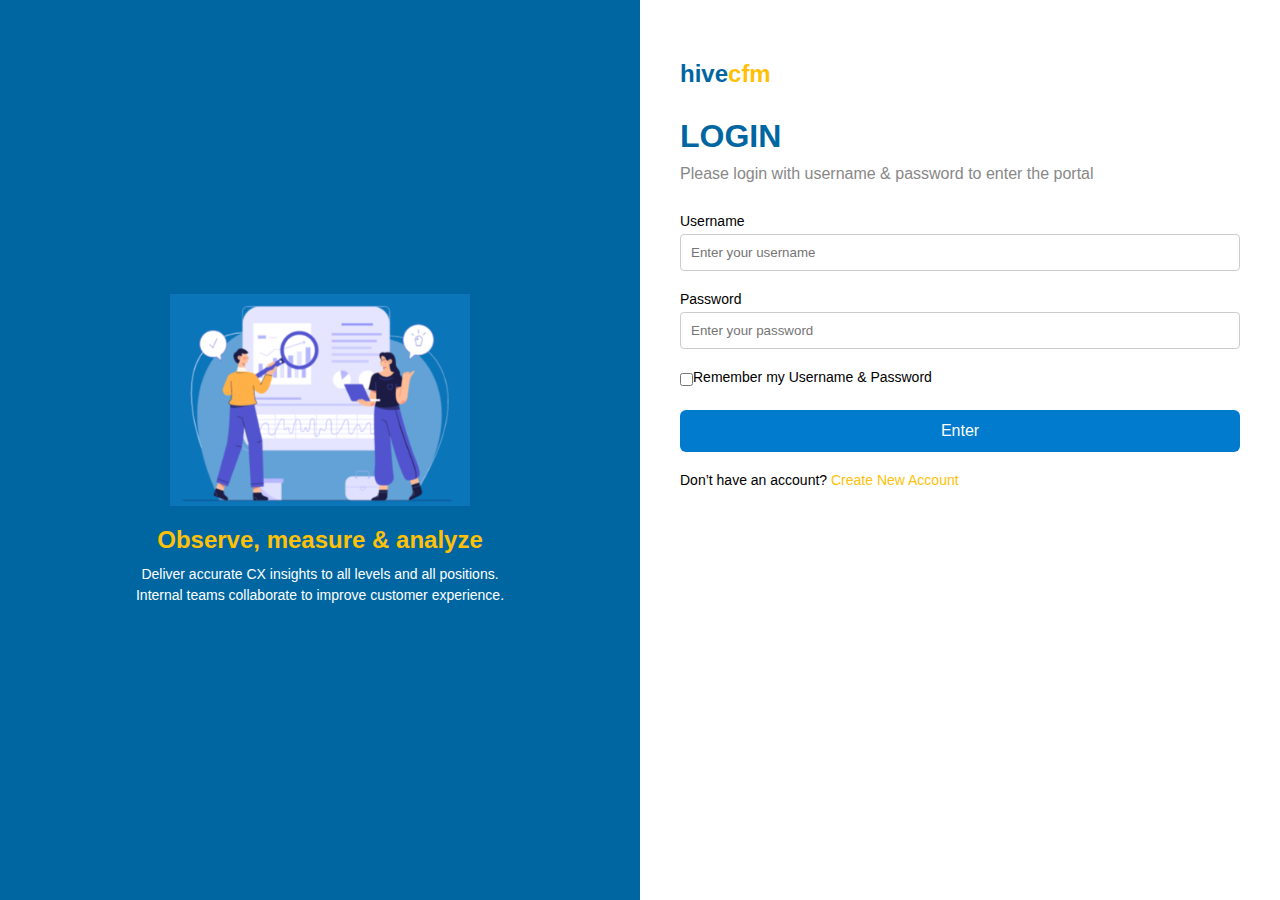
<file: index.html>
<!DOCTYPE html>
<html lang="en">
<head>
  <meta charset="UTF-8" />
  <meta name="viewport" content="width=device-width, initial-scale=1.0"/>
  <title>Login | HiveCFM</title>
  <link rel="stylesheet" href="style.css"/>
</head>
<body>
  <div class="left-panel">
  <img src="figures.png" alt="People Illustration" class="illustration" />
  <h2>Observe, measure & analyze</h2>
  <p>
    Deliver accurate CX insights to all levels and all positions.<br>
    Internal teams collaborate to improve customer experience.
  </p>
</div>

    <div class="right-panel">
      <div class="logo">hive<span>cfm</span></div>
      <h1>LOGIN</h1>
      <p class="subtitle">Please login with username & password to enter the portal</p>
      
      <form>
        <label>Username</label>
        <input type="text" placeholder="Enter your username" required />

        <label>Password</label>
        <input type="password" placeholder="Enter your password" required />
        
        <div class="remember">
          <input type="checkbox" id="remember" />
          <label for="remember">Remember my Username & Password</label>
        </div>

        <button type="submit">Enter</button>
      </form>

      <p class="create-account">
        Don’t have an account? <a href="#">Create New Account</a>
      </p>
    </div>
  </div>
  <script>
  const form = document.querySelector("form");

  form.addEventListener("submit", function (e) {
    e.preventDefault(); 

    const username = form.elements[0].value;
    const password = form.elements[1].value;
    fetch("https://apidevelopment.hivecfm.online:773/API/User/Login", {
      method: "POST",
      headers: {
        "Content-Type": "application/json"
      },
      body: JSON.stringify({
        Email: username,
        Password: password
      })
    })
    .then(response => {
      if (!response.ok) {
        alert("Invalid username or password.");
        throw new Error(`HTTP error! Status: ${response.status}`);
      }
      return response.json();
    })
    .then(data => {
  // Save username for later (in dashboard.html)
  localStorage.setItem("username", username); 

  // Redirect to the dashboard
  window.location.href = "dashboard.html";
})
    .catch(error => {
      console.error("Login failed:", error);
    });

     if (username === Email && Password === password) {
       window.location.href = "dashboard.html";
     } else {
       alert("Invalid username or password.");
     }
  });
</script>


</body>
</html>
</file>
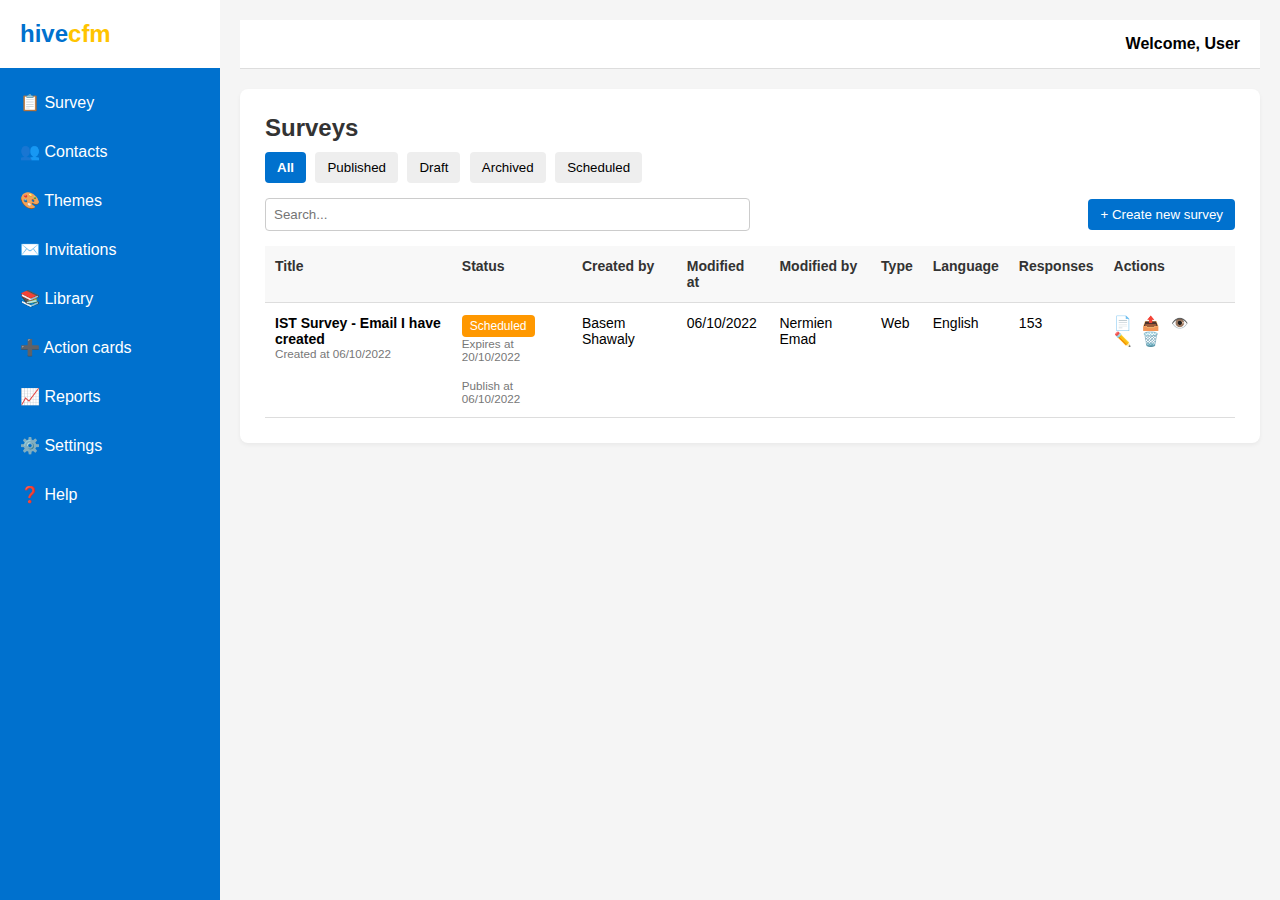
<file: dashboard.html>
<!DOCTYPE html>
<html lang="en">
<head>
  <meta charset="UTF-8" />
  <meta name="viewport" content="width=device-width, initial-scale=1.0"/>
  <title>Dashboard | HiveCFM</title>
  <link rel="stylesheet" href="dashboard.css" />
</head>
<body>
  <div class="dashboard-container">

    <!-- Sidebar -->
    <div class="sidebar">
      <div class="logo">hive<span>cfm</span></div>
      <ul class="menu">
        <li data-section="Survey">📋 Survey</li>
        <li data-section="Contacts">👥 Contacts</li>
        <li data-section="Themes">🎨 Themes</li>
        <li data-section="Invitations">✉️ Invitations</li>
        <li data-section="Library">📚 Library</li>
        <li data-section="Action Cards">➕ Action cards</li>
        <li data-section="Reports">📈 Reports</li>
        <li data-section="Settings">⚙️ Settings</li>
        <li data-section="Help">❓ Help</li>
      </ul>
    </div>

    <!-- Main Content -->
    <div class="main-content">
      <div class="topbar">
        <div id="welcome-message">Welcome, User</div>
      </div>

      <div class="content-area">
        <h2 id="section-title">Surveys</h2>

        <!-- Survey Table UI -->
        <div class="survey-tabs">
          <button class="tab active">All</button>
          <button class="tab">Published</button>
          <button class="tab">Draft</button>
          <button class="tab">Archived</button>
          <button class="tab">Scheduled</button>
        </div>

        <div class="survey-controls">
          <input type="text" placeholder="Search..." class="search-input">
          <button class="create-survey">+ Create new survey</button>
        </div>

        <table class="survey-table">
          <thead>
            <tr>
              <th>Title</th>
              <th>Status</th>
              <th>Created by</th>
              <th>Modified at</th>
              <th>Modified by</th>
              <th>Type</th>
              <th>Language</th>
              <th>Responses</th>
              <th>Actions</th>
            </tr>
          </thead>
          <tbody>
            <tr>
              <td>
                <strong>IST Survey - Email I have created</strong><br>
                <small>Created at 06/10/2022</small>
              </td>
              <td>
                <span class="status-badge scheduled">Scheduled</span><br>
                <small>Expires at 20/10/2022</small><br>
                <small>Publish at 06/10/2022</small>
              </td>
              <td>Basem Shawaly</td>
              <td>06/10/2022</td>
              <td>Nermien Emad</td>
              <td>Web</td>
              <td>English</td>
              <td>153</td>
              <td class="actions">
                <span>📄</span>
                <span>📤</span>
                <span>👁️</span>
                <span>✏️</span>
                <span>🗑️</span>
              </td>
            </tr>
            <!-- Add more rows as needed -->
          </tbody>
        </table>

      </div>
    </div>
  </div>

  <script>
    const username = localStorage.getItem("username") || "User";
    document.getElementById("welcome-message").textContent = `Welcome, ${username}`;

    const menuItems = document.querySelectorAll(".menu li");
    const title = document.getElementById("section-title");

    menuItems.forEach(item => {
      item.addEventListener("click", () => {
        menuItems.forEach(i => i.classList.remove("active"));
        item.classList.add("active");

        const section = item.getAttribute("data-section");
        title.textContent = section;
      });
    });
  </script>
</body>
</html>
</file>
<file: style.css>
* {
  margin: 0;
  padding: 0;
  box-sizing: border-box;
  font-family: "Segoe UI", sans-serif;
}

body {
  height: 100vh;
  display: flex;
}

.container {
  display: flex;
  width: 100%;
}

.left-panel {
  background-color: #0066a1;
  color: white;
  width: 50%;
  padding: 40px;
  text-align: center;
  display: flex;
  flex-direction: column;
  justify-content: center;
  align-items: center;
}

.left-panel img {
  width: 60%;
  max-width: 300px;
  height: auto;
  margin-bottom: 20px;
}
  

.left-panel h2 {
  color: #ffc107;
  margin-bottom: 10px;
}

.left-panel p {
  font-size: 14px;
  line-height: 1.5;
}

.right-panel {
  flex: 1;
  padding: 60px 40px;
  background-color: white;
}

.logo {
  font-size: 24px;
  font-weight: bold;
  color: #0066a1;
}

.logo span {
  color: #ffc107;
}

h1 {
  font-size: 32px;
  margin: 30px 0 10px;
  color: #0066a1;
}

.subtitle {
  color: #888;
  margin-bottom: 30px;
}

form {
  display: flex;
  flex-direction: column;
}

form label {
  font-size: 14px;
  margin-bottom: 5px;
}

form input[type="text"],
form input[type="password"] {
  padding: 10px;
  margin-bottom: 20px;
  border: 1px solid #ccc;
  border-radius: 4px;
}

.remember {
  display: flex;
  align-items: center;
  margin-bottom: 20px;
  font-size: 14px;
}

button {
  padding: 12px;
  background-color: #007bcd;
  color: white;
  border: none;
  border-radius: 6px;
  cursor: pointer;
  font-size: 16px;
}

.create-account {
  margin-top: 20px;
  font-size: 14px;
}

.create-account a {
  color: #ffc107;
  text-decoration: none;
}
</file>
<file: dashboard.css>
/* General Reset */
* {
  margin: 0;
  padding: 0;
  box-sizing: border-box;
}

body {
  font-family: Arial, sans-serif;
  background-color: #f5f5f5;
  display: flex;
}

/* Dashboard Container */
.dashboard-container {
  display: flex;
  width: 100%;
}

/* Sidebar */
.sidebar {
  width: 220px;
  background-color: #0071ce;
  color: white;
  display: flex;
  flex-direction: column;
  align-items: flex-start;
  height: 100vh;
  position: fixed;
  left: 0;
  top: 0;
}

/* Sidebar Header/Logo Area */
.sidebar .logo {
  font-size: 24px;
  font-weight: bold;
  width: 100%;
  padding: 20px;
  color: #0071ce;
  background-color: white;
}

.sidebar .logo span {
  color: #ffc400;
}

/* Sidebar Menu */
.sidebar .menu {
  list-style: none;
  padding: 0;
  margin-top: 10px;
  width: 100%;
}

.sidebar .menu li {
  padding: 15px 20px;
  cursor: pointer;
  transition: background 0.3s;
  display: flex;
  align-items: center;
  width: 100%;
}

.sidebar .menu li:hover,
.sidebar .menu li.active {
  background-color: #ffc400;
  color: black;
  font-weight: bold;
}

/* Main Content */
.main-content {
  margin-left: 220px;
  padding: 20px;
  flex-grow: 1;
}

/* Top Bar */
.topbar {
  display: flex;
  justify-content: flex-end;
  background-color: white;
  padding: 15px 20px;
  border-bottom: 1px solid #ddd;
  font-weight: bold;
}

/* Content Area */
.content-area {
  background-color: white;
  padding: 25px;
  margin-top: 20px;
  border-radius: 8px;
  box-shadow: 0 2px 4px rgba(0, 0, 0, 0.05);
}

.content-area h2 {
  margin-bottom: 10px;
  font-size: 24px;
  color: #333;
}

.content-area p {
  color: #555;
  font-size: 16px;
}

/* Survey Section Fixes */
.survey-tabs {
  margin-bottom: 15px;
}

.survey-tabs .tab {
  background-color: #eee;
  border: none;
  padding: 8px 12px;
  margin-right: 5px;
  border-radius: 4px;
  cursor: pointer;
}

.survey-tabs .tab.active {
  background-color: #0071ce;
  color: white;
  font-weight: bold;
}

.survey-controls {
  display: flex;
  justify-content: space-between;
  align-items: center;
  margin-bottom: 15px;
}

.survey-controls .search-input {
  padding: 8px;
  width: 50%;
  border: 1px solid #ccc;
  border-radius: 4px;
}

.survey-controls .create-survey {
  background-color: #0071ce;
  color: white;
  border: none;
  padding: 8px 12px;
  border-radius: 4px;
  cursor: pointer;
}

.survey-table {
  width: 100%;
  border-collapse: collapse;
  font-size: 14px;
}

.survey-table th,
.survey-table td {
  padding: 12px 10px;
  text-align: left;
  border-bottom: 1px solid #ddd;
  vertical-align: top;
}

.survey-table th {
  background-color: #f8f8f8;
  color: #333;
}

.survey-table td small {
  display: block;
  color: #777;
}

.status-badge {
  display: inline-block;
  padding: 4px 8px;
  border-radius: 4px;
  font-size: 12px;
  color: white;
}

.status-badge.scheduled {
  background-color: #ff9800;
}

.actions span {
  margin-right: 8px;
  cursor: pointer;
}
</file>
